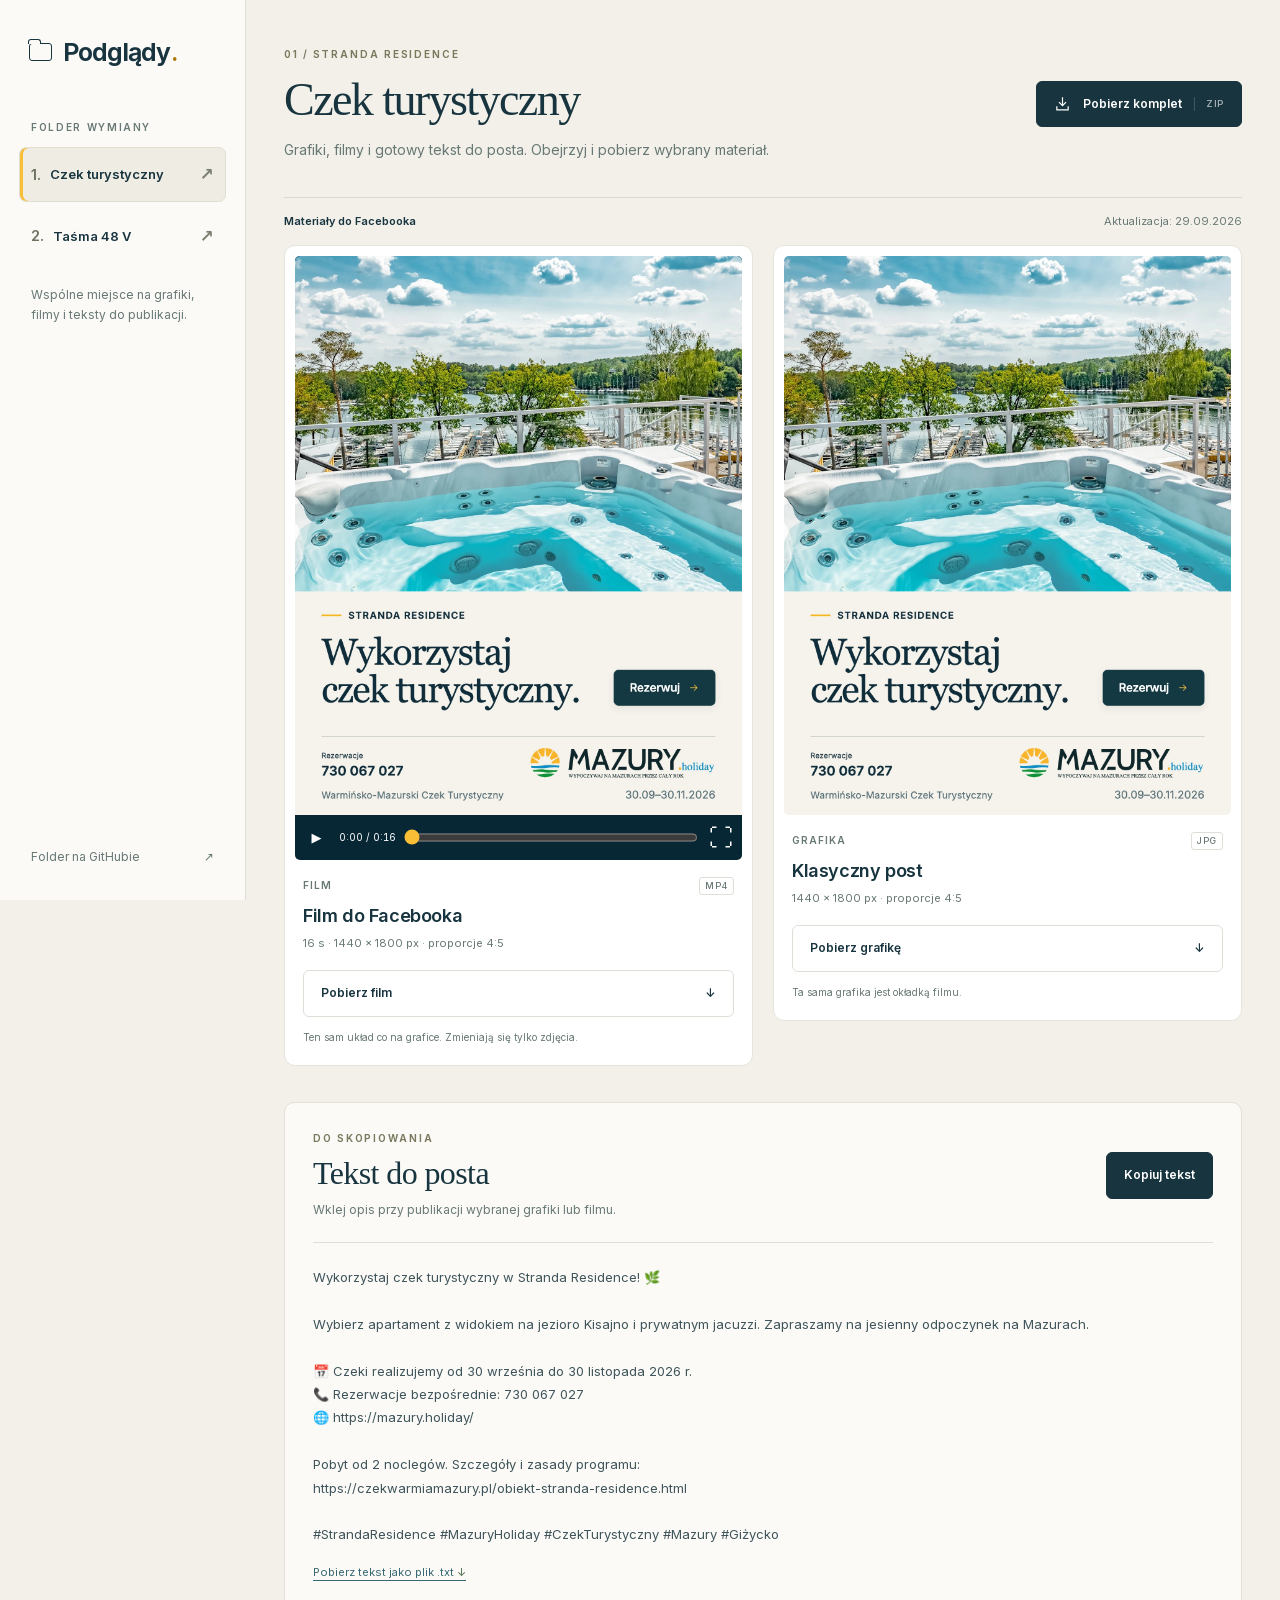
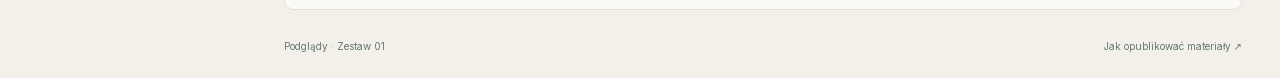
<file: index.html>
<!doctype html>
<html lang="pl">
<head>
  <meta charset="utf-8">
  <meta name="viewport" content="width=device-width, initial-scale=1">
  <meta name="robots" content="noindex, nofollow">
  <meta name="theme-color" content="#f3f0e9">
  <title>Podglądy — Czek turystyczny</title>
  <link rel="icon" href="favicon.svg" type="image/svg+xml">
  <link rel="stylesheet" href="style.css?v=20260929153703">
</head>
<body>
  <a class="skip" href="#1-czek-turystyczny">Przejdź do materiałów</a>
  <aside class="sidebar">
    <a class="brand" href="./" aria-label="Podglądy — strona główna"><span class="folder-icon" aria-hidden="true"></span>Podglądy<span class="brand-dot">.</span></a>
    <p class="nav-label">Folder wymiany</p>
    <nav aria-label="Zestawy materiałów">
      <a class="nav-item" href="#1-czek-turystyczny" aria-current="page"><span class="nav-number">1.</span><span>Czek turystyczny</span><span class="nav-arrow" aria-hidden="true">↗</span></a>
      <a class="nav-item" href="tasma-48v.html"><span class="nav-number">2.</span><span>Taśma 48 V</span><span class="nav-arrow" aria-hidden="true">↗</span></a>
    </nav>
    <p class="sidebar-note">Wspólne miejsce na grafiki, filmy i teksty do publikacji.</p>
    <a class="repo-link" href="https://github.com/bohunek5/podglady" target="_blank" rel="noopener">Folder na GitHubie <span aria-hidden="true">↗</span></a>
  </aside>

  <main id="1-czek-turystyczny">
    <header class="page-header">
      <div>
        <p class="eyebrow">01 / Stranda Residence</p>
        <h1>Czek turystyczny</h1>
        <p class="lead">Grafiki, filmy i gotowy tekst do posta. Obejrzyj i pobierz wybrany materiał.</p>
      </div>
      <a class="button primary download-all" href="1-czek-turystyczny/CZEK_TURYSTYCZNY.zip?v=20260929153703" download><svg width="17" height="17" viewBox="0 0 24 24" fill="none" stroke="currentColor" stroke-width="1.7" aria-hidden="true"><path d="M12 3v12m-5-5 5 5 5-5M4 16v5h16v-5"/></svg>Pobierz komplet <span>ZIP</span></a>
    </header>

    <div class="section-bar"><span>Materiały do Facebooka</span><span>Aktualizacja: 29.09.2026</span></div>
    <div class="grid">
      <article class="card">
        <video controls playsinline preload="metadata" poster="1-czek-turystyczny/podglad-filmu.jpg?v=20260929153703" width="1440" height="1800" aria-label="Film do Facebooka — układ identyczny jak na grafice, 16 sekund"><source src="1-czek-turystyczny/02_FILM_FACEBOOK.mp4?v=20260929153703" type="video/mp4">Przeglądarka nie odtwarza filmu. Pobierz go poniżej.</video>
        <div class="card-body"><p class="asset-type">Film <span>MP4</span></p><h2>Film do Facebooka</h2><p class="meta">16 s · 1440 × 1800 px · proporcje 4:5</p><a class="button secondary" href="1-czek-turystyczny/02_FILM_FACEBOOK.mp4?v=20260929153703" download>Pobierz film <span aria-hidden="true">↓</span></a><p class="extra">Ten sam układ co na grafice. Zmieniają się tylko zdjęcia.</p></div>
      </article>
      <article class="card">
        <a class="image-link" href="1-czek-turystyczny/01_POST_FACEBOOK.jpg?v=20260929153703" target="_blank" rel="noopener" aria-label="Otwórz klasyczny post w pełnym rozmiarze"><img src="1-czek-turystyczny/01_POST_FACEBOOK.jpg?v=20260929153703" alt="Czek turystyczny w Stranda Residence — duże zdjęcie jacuzzi, hasło i przycisk Rezerwuj" width="1440" height="1800" fetchpriority="high"></a>
        <div class="card-body"><p class="asset-type">Grafika <span>JPG</span></p><h2>Klasyczny post</h2><p class="meta">1440 × 1800 px · proporcje 4:5</p><a class="button secondary" href="1-czek-turystyczny/01_POST_FACEBOOK.jpg?v=20260929153703" download>Pobierz grafikę <span aria-hidden="true">↓</span></a><p class="extra">Ta sama grafika jest okładką filmu.</p></div>
      </article>
    </div>

    <section class="copy-section" aria-labelledby="copy-title">
      <div class="copy-heading"><div><p class="eyebrow">Do skopiowania</p><h2 id="copy-title">Tekst do posta</h2><p>Wklej opis przy publikacji wybranej grafiki lub filmu.</p></div><button class="button primary" id="copy-button" type="button">Kopiuj tekst</button></div>
      <pre id="post-copy">Wykorzystaj czek turystyczny w Stranda Residence! 🌿

Wybierz apartament z widokiem na jezioro Kisajno i prywatnym jacuzzi. Zapraszamy na jesienny odpoczynek na Mazurach.

📅 Czeki realizujemy od 30 września do 30 listopada 2026 r.
📞 Rezerwacje bezpośrednie: 730 067 027
🌐 https://mazury.holiday/

Pobyt od 2 noclegów. Szczegóły i zasady programu:
https://czekwarmiamazury.pl/obiekt-stranda-residence.html

#StrandaResidence #MazuryHoliday #CzekTurystyczny #Mazury #Giżycko</pre>
      <div class="copy-footer"><a href="1-czek-turystyczny/TEKST_POSTA.txt?v=20260929153703" download>Pobierz tekst jako plik .txt <span aria-hidden="true">↓</span></a><span id="copy-status" role="status" aria-live="polite"></span></div>
    </section>
    <footer class="page-footer"><span>Podglądy · Zestaw 01</span><a href="1-czek-turystyczny/JAK_OPUBLIKOWAC.txt?v=20260929153703" target="_blank" rel="noopener">Jak opublikować materiały <span aria-hidden="true">↗</span></a></footer>
  </main>
  <script src="app.js"></script>
</body>
</html>
</file>
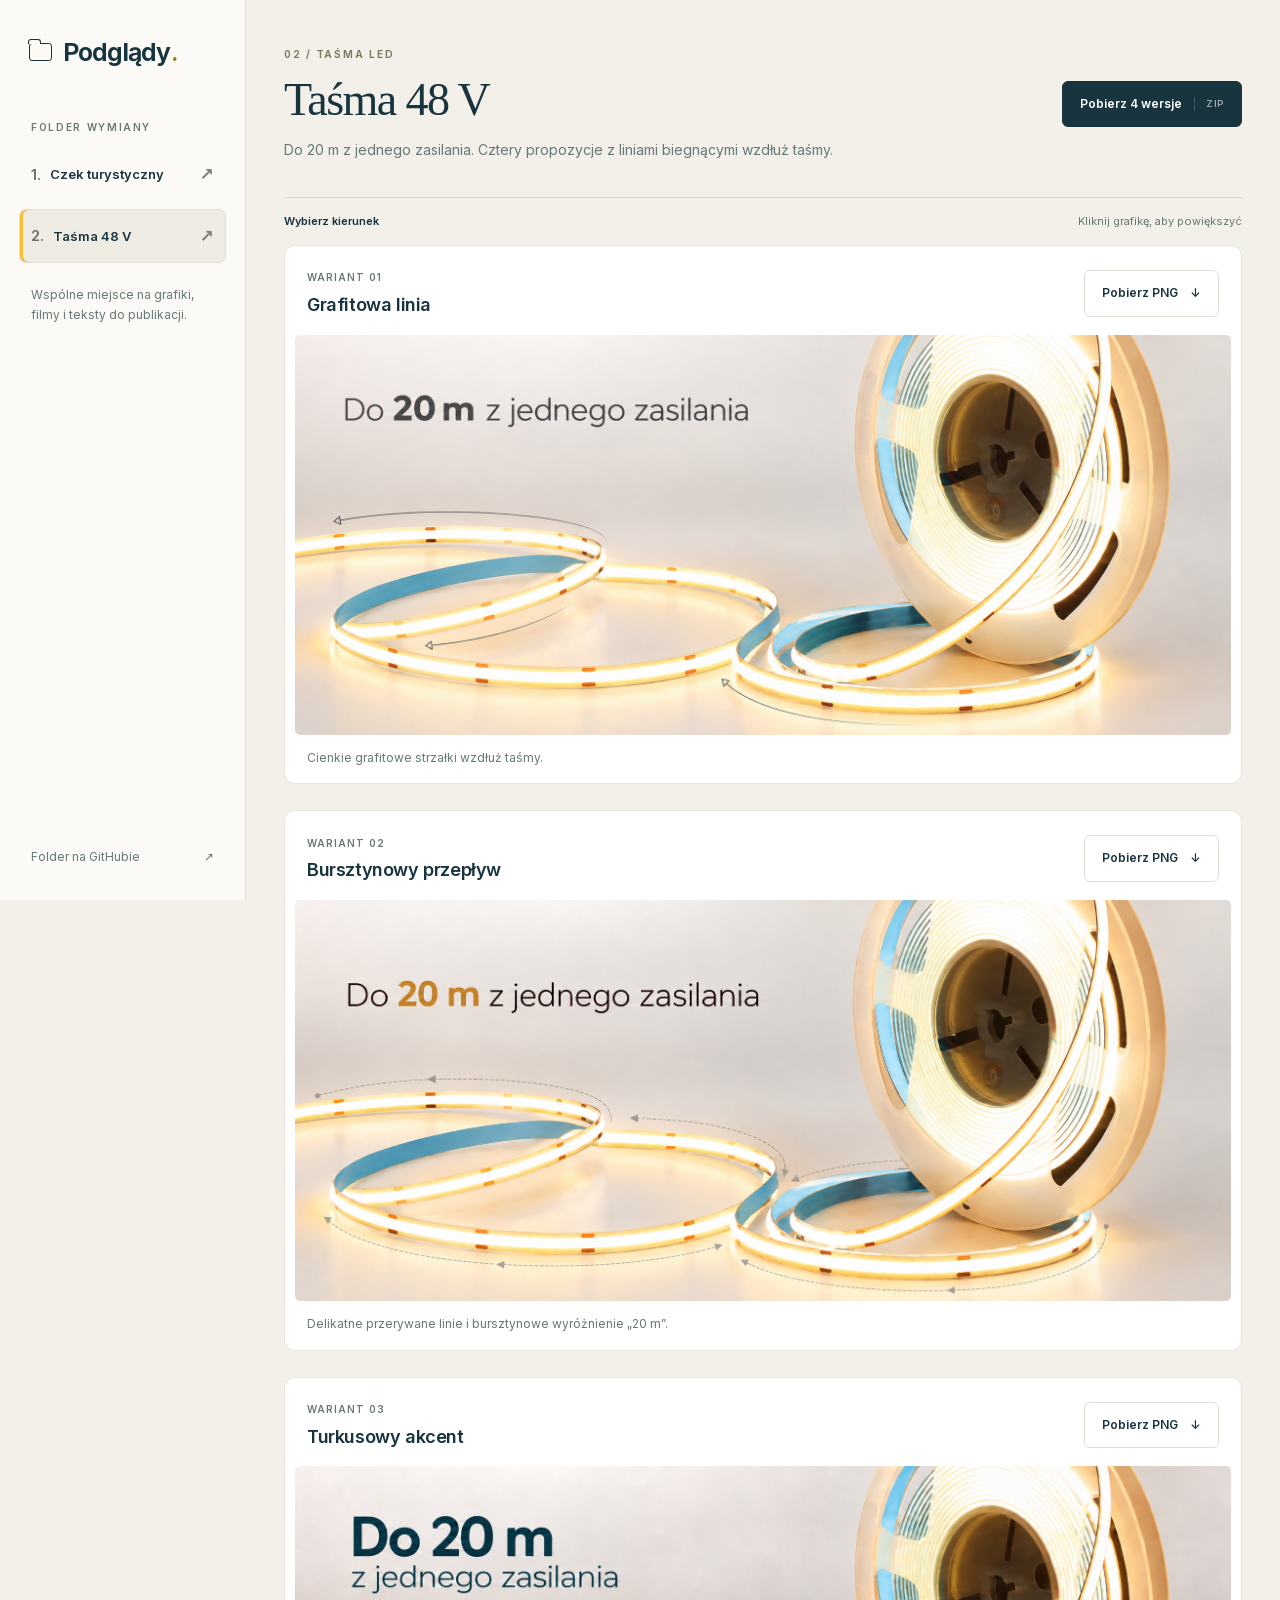
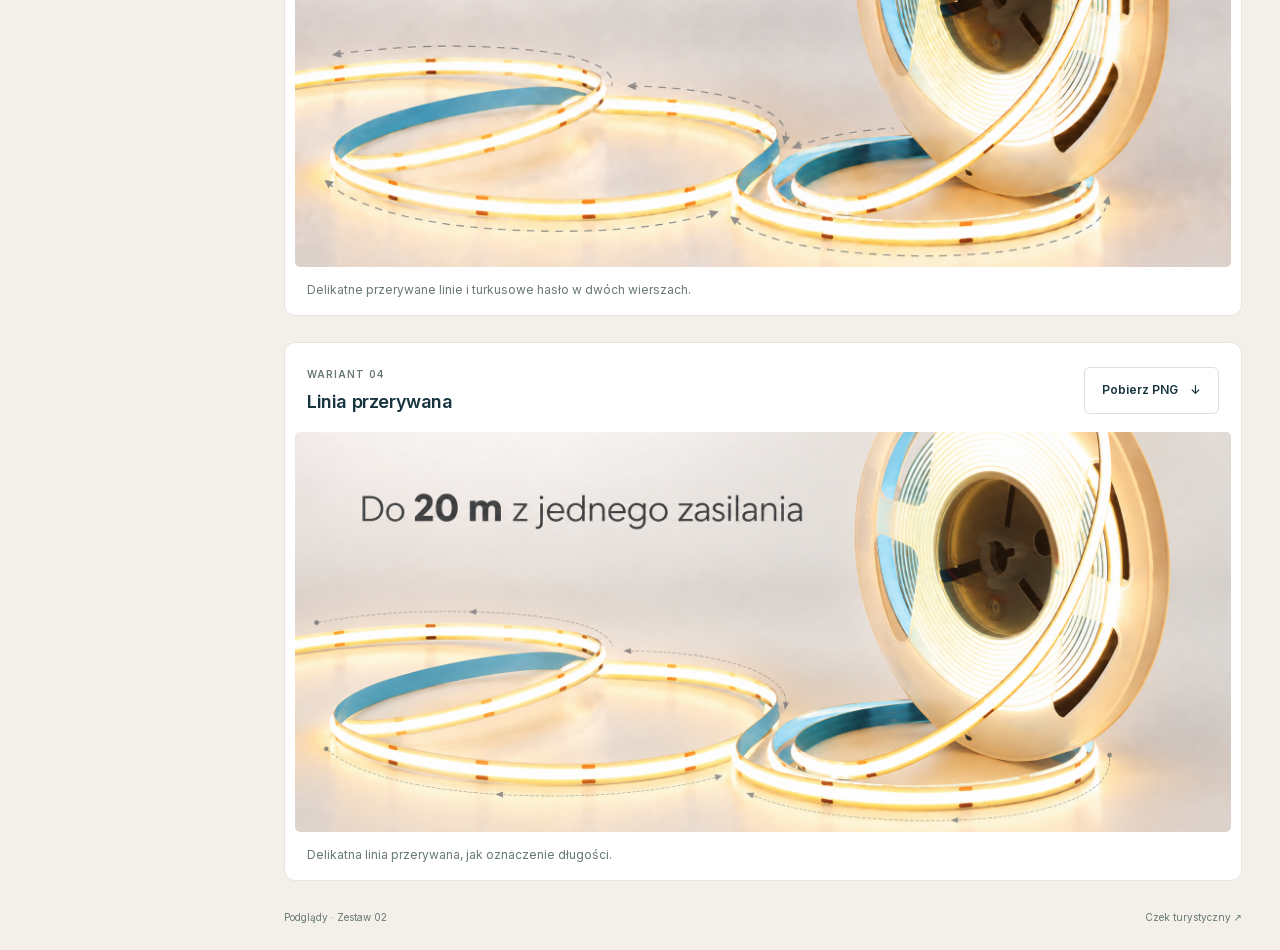
<file: tasma-48v.html>
<!doctype html>
<html lang="pl">
<head>
  <meta charset="utf-8">
  <meta name="viewport" content="width=device-width, initial-scale=1">
  <meta name="robots" content="noindex, nofollow">
  <meta name="theme-color" content="#f3f0e9">
  <title>Podglądy — Taśma 48 V</title>
  <link rel="icon" href="favicon.svg" type="image/svg+xml">
  <link rel="stylesheet" href="style.css?v=20260929-led">
</head>
<body>
  <a class="skip" href="#2-tasma-48v">Przejdź do materiałów</a>
  <aside class="sidebar">
    <a class="brand" href="./" aria-label="Podglądy — strona główna"><span class="folder-icon" aria-hidden="true"></span>Podglądy<span class="brand-dot">.</span></a>
    <p class="nav-label">Folder wymiany</p>
    <nav aria-label="Zestawy materiałów">
      <a class="nav-item" href="./#1-czek-turystyczny"><span class="nav-number">1.</span><span>Czek turystyczny</span><span class="nav-arrow" aria-hidden="true">↗</span></a>
      <a class="nav-item" href="tasma-48v.html" aria-current="page"><span class="nav-number">2.</span><span>Taśma 48 V</span><span class="nav-arrow" aria-hidden="true">↗</span></a>
    </nav>
    <p class="sidebar-note">Wspólne miejsce na grafiki, filmy i teksty do publikacji.</p>
    <a class="repo-link" href="https://github.com/bohunek5/podglady" target="_blank" rel="noopener">Folder na GitHubie <span aria-hidden="true">↗</span></a>
  </aside>


  <main id="2-tasma-48v">
    <header class="page-header"><div><p class="eyebrow">02 / Taśma LED</p><h1>Taśma 48 V</h1><p class="lead">Do 20 m z jednego zasilania. Cztery propozycje z liniami biegnącymi wzdłuż taśmy.</p></div><a class="button primary download-all" href="2-tasma-48v/TASMA_48V_4_WERSJE.zip?v=20260929154539" download>Pobierz 4 wersje <span>ZIP</span></a></header>
    <div class="section-bar"><span>Wybierz kierunek</span><span>Kliknij grafikę, aby powiększyć</span></div>
    <div class="variants-grid">
      <article class="card variant-card">
        <div class="variant-heading"><div><p class="asset-type">Wariant 01</p><h2>Grafitowa linia</h2></div><a class="button secondary" href="2-tasma-48v/01-grafit.png?v=20260929154539" download>Pobierz PNG <span aria-hidden="true">↓</span></a></div>
        <a class="image-link" href="2-tasma-48v/01-grafit.png?v=20260929154539" target="_blank" rel="noopener" aria-label="Powiększ: Grafitowa linia"><img src="2-tasma-48v/01-grafit.png?v=20260929154539" width="1918" height="820" alt="Taśma LED 48 V — Do 20 m z jednego zasilania. Cienkie grafitowe strzałki wzdłuż taśmy." fetchpriority="high"></a>
        <p class="variant-caption">Cienkie grafitowe strzałki wzdłuż taśmy.</p>
      </article>
      <article class="card variant-card">
        <div class="variant-heading"><div><p class="asset-type">Wariant 02</p><h2>Bursztynowy przepływ</h2></div><a class="button secondary" href="2-tasma-48v/02-bursztyn.png?v=20260929154539" download>Pobierz PNG <span aria-hidden="true">↓</span></a></div>
        <a class="image-link" href="2-tasma-48v/02-bursztyn.png?v=20260929154539" target="_blank" rel="noopener" aria-label="Powiększ: Bursztynowy przepływ"><img src="2-tasma-48v/02-bursztyn.png?v=20260929154539" width="1915" height="821" alt="Taśma LED 48 V — Do 20 m z jednego zasilania. Delikatne przerywane linie i bursztynowe wyróżnienie „20 m”." loading="lazy"></a>
        <p class="variant-caption">Delikatne przerywane linie i bursztynowe wyróżnienie „20 m”.</p>
      </article>
      <article class="card variant-card">
        <div class="variant-heading"><div><p class="asset-type">Wariant 03</p><h2>Turkusowy akcent</h2></div><a class="button secondary" href="2-tasma-48v/03-turkus.png?v=20260929154539" download>Pobierz PNG <span aria-hidden="true">↓</span></a></div>
        <a class="image-link" href="2-tasma-48v/03-turkus.png?v=20260929154539" target="_blank" rel="noopener" aria-label="Powiększ: Turkusowy akcent"><img src="2-tasma-48v/03-turkus.png?v=20260929154539" width="1918" height="820" alt="Taśma LED 48 V — Do 20 m z jednego zasilania. Delikatne przerywane linie i turkusowe hasło w dwóch wierszach." loading="lazy"></a>
        <p class="variant-caption">Delikatne przerywane linie i turkusowe hasło w dwóch wierszach.</p>
      </article>
      <article class="card variant-card">
        <div class="variant-heading"><div><p class="asset-type">Wariant 04</p><h2>Linia przerywana</h2></div><a class="button secondary" href="2-tasma-48v/04-przerywana.png?v=20260929154539" download>Pobierz PNG <span aria-hidden="true">↓</span></a></div>
        <a class="image-link" href="2-tasma-48v/04-przerywana.png?v=20260929154539" target="_blank" rel="noopener" aria-label="Powiększ: Linia przerywana"><img src="2-tasma-48v/04-przerywana.png?v=20260929154539" width="1918" height="820" alt="Taśma LED 48 V — Do 20 m z jednego zasilania. Delikatna linia przerywana, jak oznaczenie długości." loading="lazy"></a>
        <p class="variant-caption">Delikatna linia przerywana, jak oznaczenie długości.</p>
      </article>
    </div>
    <footer class="page-footer"><span>Podglądy · Zestaw 02</span><a href="./#1-czek-turystyczny">Czek turystyczny ↗</a></footer>
  </main>
</body>
</html>
</file>
<file: style.css>
@font-face{font-family:Inter;src:url(fonts/inter-ext.woff2) format('woff2');font-weight:100 900;font-display:swap;unicode-range:U+100-2BA,U+1E00-1EFF}
@font-face{font-family:Inter;src:url(fonts/inter-latin.woff2) format('woff2');font-weight:100 900;font-display:swap}
:root{color-scheme:light;--paper:#f3f0e9;--ink:#17343f;--muted:#677875;--line:#dedfd7;--yellow:#f8be36;--white:#fff;--sidebar:246px}
*{box-sizing:border-box}html{scroll-behavior:smooth;scroll-padding-top:24px}body{margin:0;background:var(--paper);color:var(--ink);font:15px/1.55 Inter,system-ui,sans-serif;-webkit-font-smoothing:antialiased}a{color:inherit;text-underline-offset:4px}button{font:inherit}a,button{-webkit-tap-highlight-color:transparent}a:focus-visible,button:focus-visible,video:focus-visible{outline:3px solid #b37e06;outline-offset:5px;border-radius:4px}.skip{position:fixed;left:16px;top:-100px;background:var(--ink);color:white;padding:12px;z-index:50}.skip:focus{top:12px}
.sidebar{position:fixed;inset:0 auto 0 0;width:var(--sidebar);padding:33px 19px;background:#fbfaf7;border-right:1px solid var(--line);display:flex;flex-direction:column}.brand{display:flex;align-items:center;gap:11px;font-size:25px;font-weight:650;letter-spacing:-1px;text-decoration:none;margin:0 10px 48px}.brand-dot{color:#ad7700;margin-left:-10px}.folder-icon{width:23px;height:18px;border:1.7px solid var(--ink);border-radius:3px;position:relative;display:block}.folder-icon:before{content:'';position:absolute;width:11px;height:4px;top:-5px;left:-1.7px;border:1.7px solid var(--ink);border-bottom:0;border-radius:3px 3px 0 0;background:#fbfaf7}.nav-label{font-size:10px;letter-spacing:1.65px;font-weight:600;text-transform:uppercase;color:var(--muted);margin:0 12px 12px}.nav-item{display:flex;align-items:center;gap:9px;text-decoration:none;padding:13px 11px;font-weight:600;font-size:13px;border-radius:7px;background:#eeece3;border:1px solid #e2dfd2;box-shadow:inset 3px 0 var(--yellow)}.nav-number{font-size:15px;color:#6e7461}.nav-arrow{margin-left:auto;font-size:17px;color:#7b8071}.sidebar-note{font-size:12px;line-height:1.7;color:var(--muted);margin:22px 12px;max-width:170px}.repo-link{margin:auto 12px 0;font-size:12px;color:var(--muted);text-decoration:none;display:flex;justify-content:space-between}.repo-link:hover{text-decoration:underline}
main{margin-left:var(--sidebar);max-width:1760px;padding:47px 38px 24px}.page-header{display:flex;align-items:center;justify-content:space-between;gap:24px;margin-bottom:36px}.eyebrow{font-size:10px;font-weight:650;letter-spacing:1.9px;text-transform:uppercase;margin:0 0 12px;color:#7a795e}h1{font:400 clamp(36px,3.6vw,56px)/1.08 Georgia,serif;letter-spacing:-1.6px;margin:0 0 15px}.lead{font-size:14px;color:var(--muted);max-width:550px;margin:0}.button{display:inline-flex;justify-content:center;align-items:center;gap:12px;font-size:12px;font-weight:600;text-decoration:none;padding:13px 17px;border-radius:6px;cursor:pointer;transition:background .15s,border-color .15s;white-space:nowrap;min-height:44px}.primary{background:var(--ink);border:1px solid var(--ink);color:#fff}.primary:hover{background:#294c57}.download-all{flex-shrink:0}.download-all span{font-size:9px;letter-spacing:.7px;opacity:.6;border-left:1px solid #547079;padding-left:11px}.secondary{border:1px solid var(--line);background:#fff;width:100%;justify-content:space-between}.secondary:hover{background:#f5f3ed;border-color:#bbc5bd}.section-bar{display:flex;justify-content:space-between;gap:20px;padding:15px 0;border-top:1px solid #d8dace;color:var(--muted);font-size:11px}.section-bar>span:first-child{font-weight:600;color:var(--ink)}
.grid{display:grid;grid-template-columns:repeat(2,minmax(0,1fr));gap:20px;align-items:start}.card{min-width:0;background:var(--white);border:1px solid #e5e5dd;border-radius:11px;overflow:hidden;padding:10px}.card img,.card video{display:block;width:100%;height:auto;border-radius:5px;background:#082735}.image-link{display:block}.card-body{padding:17px 8px 9px}.asset-type{display:flex;align-items:center;justify-content:space-between;font-size:10px;letter-spacing:1px;text-transform:uppercase;font-weight:600;color:var(--muted);margin:0 0 9px}.asset-type span{font-size:9px;border:1px solid var(--line);border-radius:3px;padding:1px 5px;font-weight:500}h2{font-size:18px;letter-spacing:-.4px;font-weight:600;line-height:1.3;margin:0 0 8px}.meta{font-size:11px;color:var(--muted);margin:0 0 18px}.extra{font-size:10px;color:var(--muted);line-height:1.7;margin:12px 0 0}.extra a{color:var(--ink)}
.copy-section{margin-top:36px;padding:28px;background:#fbfaf7;border:1px solid #e1e1d7;border-radius:10px}.copy-heading{display:flex;justify-content:space-between;align-items:center;gap:20px}.copy-heading h2{font:400 32px/1.1 Georgia,serif;letter-spacing:-.6px}.copy-heading p:not(.eyebrow){font-size:12px;color:var(--muted);margin:10px 0 0}.copy-heading .eyebrow{margin-bottom:10px}pre{font:13px/1.8 Inter,system-ui,sans-serif;white-space:pre-wrap;overflow-wrap:anywhere;margin:22px 0 17px;border-top:1px solid var(--line);padding-top:23px;color:#3f555b}.copy-footer{display:flex;justify-content:space-between;gap:16px;font-size:11px}.copy-footer a{color:#386873}.copy-footer span{color:#476642}.page-footer{display:flex;justify-content:space-between;gap:16px;margin-top:29px;font-size:10px;color:var(--muted)}.page-footer a{text-decoration:none}.page-footer a:hover{text-decoration:underline}
.player{background:#082735;border-radius:5px;overflow:hidden}.card .player video{border-radius:0;cursor:pointer}.player-controls{height:45px;display:flex;align-items:center;gap:8px;padding:0 7px;color:white}.player-controls button{display:flex;align-items:center;justify-content:center;border:0;background:none;color:white;min-width:29px;min-height:40px;padding:0;font-size:13px;cursor:pointer}.player-time{font:10px/1 Inter,system-ui,sans-serif;white-space:nowrap;font-variant-numeric:tabular-nums}.player-seek{min-width:25px;flex:1;width:100%;height:25px;accent-color:#f8be36;cursor:pointer;margin:0}.player-controls .fullscreen-button{font-size:24px}.player:fullscreen{display:flex;flex-direction:column;align-items:center;justify-content:center;border-radius:0;width:100vw;height:100vh}.player:fullscreen video{height:calc(100vh - 55px);width:100%;object-fit:contain}.player:fullscreen .player-controls{width:100%;max-width:1000px;height:55px;padding:0 20px;gap:16px}.player:fullscreen .player-time{font-size:13px}.player-controls :focus-visible{outline:2px solid #f8be36;outline-offset:1px}
@media(min-width:1800px){main{margin-right:auto;margin-left:max(var(--sidebar),calc((100vw - 1550px)/2));max-width:1550px}}
@media(max-width:1200px){:root{--sidebar:212px}.sidebar{padding-inline:14px}.brand{font-size:23px}.nav-item{font-size:12px;gap:7px}main{padding:36px 24px 24px}.page-header{align-items:flex-start}.download-all{font-size:11px;padding:11px 12px;gap:7px}.grid{gap:13px}.card{padding:8px}.card-body{padding-inline:4px}h2{font-size:16px}.meta{font-size:10px}}
@media(max-width:1000px){.page-header{flex-wrap:wrap;gap:20px}.grid{grid-template-columns:repeat(2,minmax(0,1fr))}.copy-section{padding:23px}}
@media(max-width:760px){.sidebar{position:relative;width:auto;padding:21px 20px 18px;border-right:0;border-bottom:1px solid var(--line)}.brand{font-size:24px;margin:0 0 22px}.nav-label{display:none}.nav-item{max-width:290px;font-size:13px;padding:12px}.sidebar-note,.repo-link{display:none}main{margin:0;padding:30px 20px 20px}.page-header{margin-bottom:26px}h1{font-size:42px}.lead{font-size:13px}.section-bar{font-size:10px}.grid{gap:16px}.copy-heading{align-items:flex-start;flex-wrap:wrap}.copy-heading h2{font-size:30px}.copy-footer{flex-direction:column;gap:5px}}
@media(max-width:520px){.grid{grid-template-columns:minmax(0,1fr)}.card:last-child{grid-column:auto;grid-row:auto}.card{padding:11px}.card-body{padding:19px 9px 12px}h2{font-size:20px}.meta{font-size:12px}.asset-type{font-size:11px}.extra{font-size:12px}.button{font-size:13px}.copy-section{padding:22px 18px}.page-footer{font-size:9px}.section-bar{gap:8px}.section-bar>span:last-child{font-size:9px}}
@media(prefers-reduced-motion:reduce){html{scroll-behavior:auto}*{transition:none!important}}

nav{display:grid;gap:7px}.nav-item{background:transparent;border-color:transparent;box-shadow:none}.nav-item:hover{background:#f3f0e9}.nav-item[aria-current="page"]{background:#eeece3;border-color:#e2dfd2;box-shadow:inset 3px 0 var(--yellow)}
.variants-grid{display:grid;gap:26px;max-width:1440px}.variant-heading{display:flex;justify-content:space-between;align-items:center;gap:20px;padding:14px 12px 18px}.variant-heading .asset-type{margin-bottom:7px}.variant-heading h2{margin:0}.variant-heading .button{width:auto}.variant-caption{margin:0;padding:14px 12px 6px;color:var(--muted);font-size:12px}.variant-card img{background:#eee9e1}@media(max-width:520px){.variant-heading{padding:8px 2px 16px;gap:10px}.variant-heading h2{font-size:16px}.variant-heading .button{padding:9px 11px;font-size:11px}.variant-caption{padding:12px 2px 2px}}
</file>
